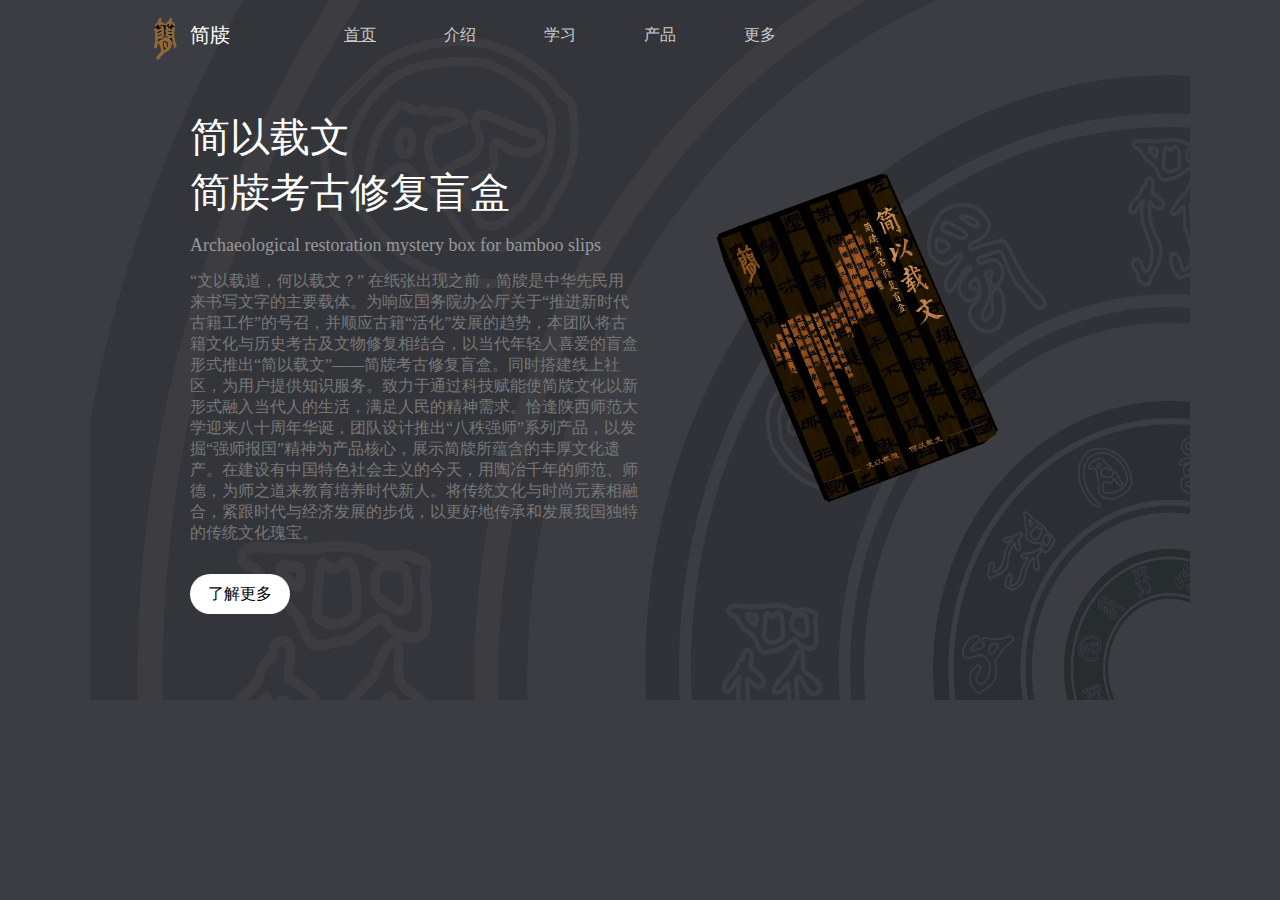
<file: index.html>
<!DOCTYPE html>
<html>
	<head>
		<meta charset="utf-8">
		<link rel="stylesheet" href="./css/style.css">
		<title>简牍考古修复盲盒</title>
	</head>
	<body>
		<div class="father1 auto">
			<div class="top auto flex">
				<div>
					<img src="./images/logo.png" alt="">
					简牍
				</div>
				<ul class="flex">
					<li><a style="text-decoration: underline;" href="index.html">首页</a></li>
					<li><a href="list2.html">介绍</a></li>
					<li><a href="list3.html">学习</a></li>
					<li><a href="list4.html">产品</a></li>
					<li><a href="list5.html">更多</a></li>
				</ul>
			</div>
			<div class="main1 auto flex">
				<div>
					<p>简以载文&nbsp;</p>
					<p>简牍考古修复盲盒</p>
					<p>Archaeological restoration mystery box for bamboo slips</p>
					<p>“文以载道，何以载文？” 在纸张出现之前，简牍是中华先民用来书写文字的主要载体。为响应国务院办公厅关于“推进新时代古籍工作”的号召，并顺应古籍“活化”发展的趋势，本团队将古籍文化与历史考古及文物修复相结合，以当代年轻人喜爱的盲盒形式推出“简以载文”——简牍考古修复盲盒。同时搭建线上社区，为用户提供知识服务。致力于通过科技赋能使简牍文化以新形式融入当代人的生活，满足人民的精神需求。恰逢陕西师范大学迎来八十周年华诞，团队设计推出“八秩强师”系列产品，以发掘“强师报国”精神为产品核心，展示简牍所蕴含的丰厚文化遗产。在建设有中国特色社会主义的今天，用陶冶千年的师范、师德，为师之道来教育培养时代新人。将传统文化与时尚元素相融合，紧跟时代与经济发展的步伐，以更好地传承和发展我国独特的传统文化瑰宝。</p>
					<p><a href="list2.html">了解更多</a></p>
				</div>
				<img src="./images/2.png" alt="">
			</div>
		</div>
	</body>
</html>
</file>
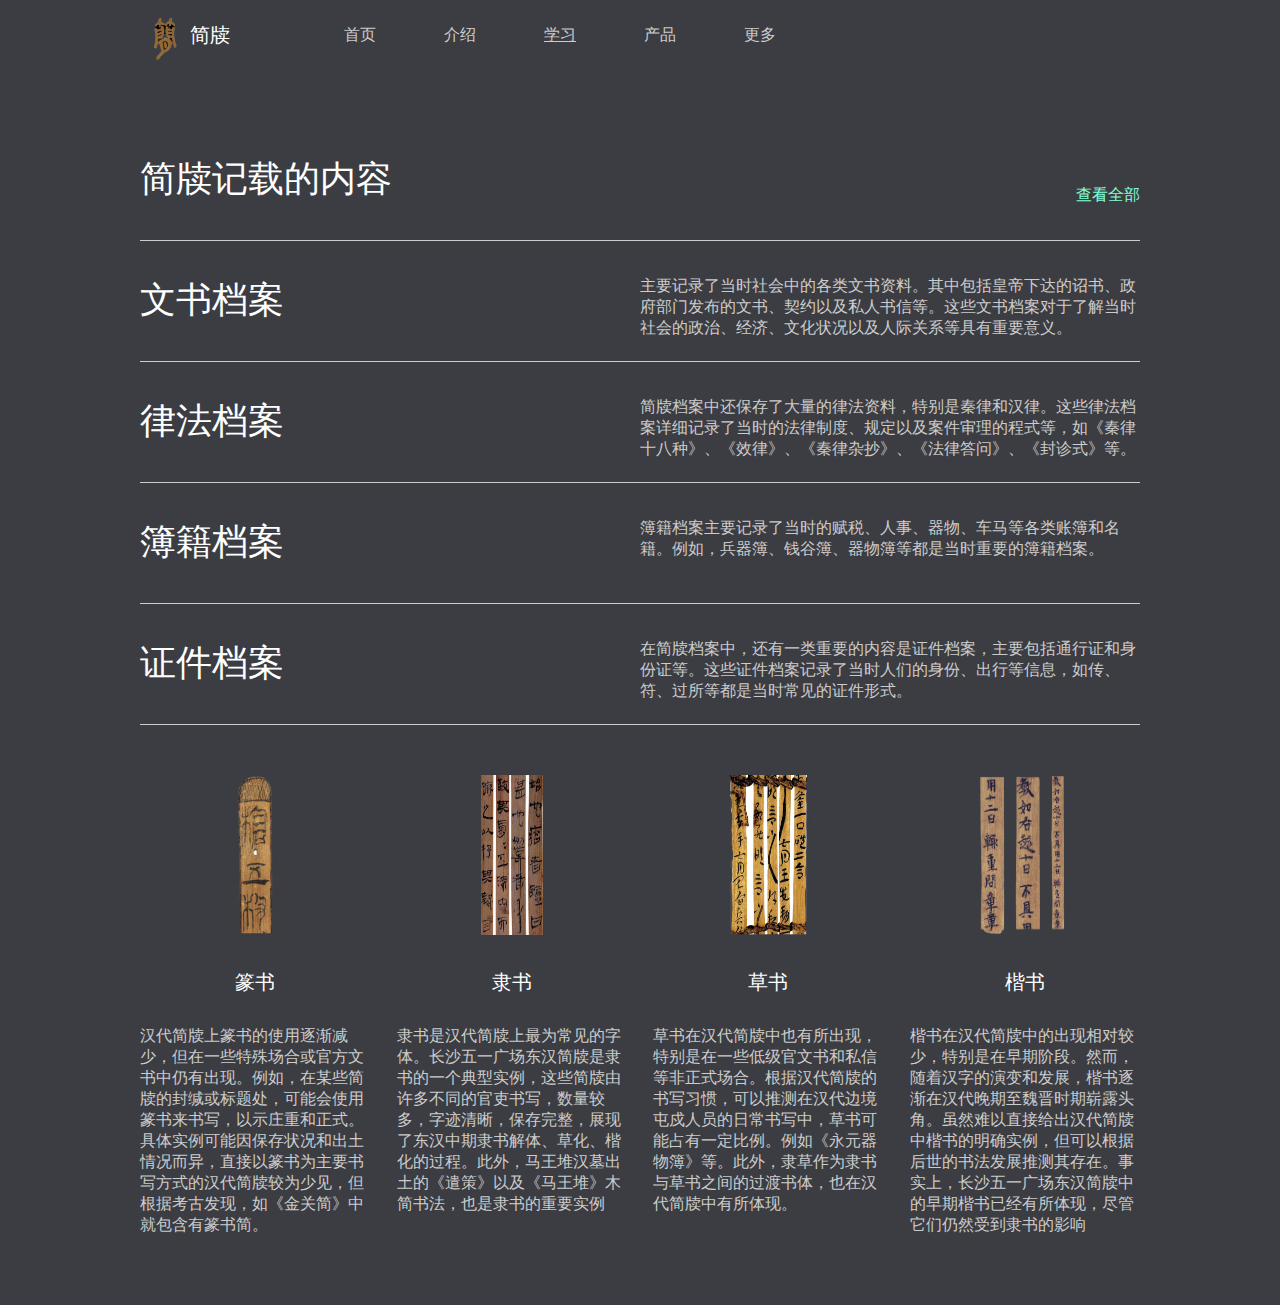
<file: list3.html>
<!DOCTYPE html>
<html>
	<head>
		<meta charset="utf-8">
		<link rel="stylesheet" href="./css/style.css">
		<title>简牍考古修复盲盒</title>
	</head>
	<body>
		<div class="father4 auto">
			<div class="top auto flex">
				<div>
					<img src="./images/logo.png" alt="">
					简牍
				</div>
				<ul class="flex">
					<li><a href="index.html">首页</a></li>
					<li><a href="list2.html">介绍</a></li>
					<li><a style="text-decoration: underline;" href="list3.html">学习</a></li>
					<li><a href="list4.html">产品</a></li>
					<li><a href="list5.html">更多</a></li>
				</ul>
			</div>
			<div class="main4 auto">
				<p class="flex">
					<span>简牍记载的内容</span>
					<span>查看全部</span>
				</p>
				<p class="flex">
					<span>文书档案</span>
					<span>主要记录了当时社会中的各类文书资料。其中包括皇帝下达的诏书、政府部门发布的文书、契约以及私人书信等。这些文书档案对于了解当时社会的政治、经济、文化状况以及人际关系等具有重要意义。</span>
				</p>
				<p class="flex">
					<span>律法档案</span>
					<span>简牍档案中还保存了大量的律法资料，特别是秦律和汉律。这些律法档案详细记录了当时的法律制度、规定以及案件审理的程式等，如《秦律十八种》、《效律》、《秦律杂抄》、《法律答问》、《封诊式》等。</span>
				</p>
				<p class="flex">
					<span>簿籍档案</span>
					<span>簿籍档案主要记录了当时的赋税、人事、器物、车马等各类账簿和名籍。例如，兵器簿、钱谷簿、器物簿等都是当时重要的簿籍档案。</span>
				</p>
				<p class="flex">
					<span>证件档案</span>
					<span>在简牍档案中，还有一类重要的内容是证件档案，主要包括通行证和身份证等。这些证件档案记录了当时人们的身份、出行等信息，如传、符、过所等都是当时常见的证件形式。</span>
				</p>
			</div>
		
			<div class="main5 auto flex">
				<div>
					<p><img src="./images/6.png" alt=""></p>
					<p>篆书</p>
					<p>汉代简牍上篆书的使用逐渐减少，但在一些特殊场合或官方文书中仍有出现。例如，在某些简牍的封缄或标题处，可能会使用篆书来书写，以示庄重和正式。具体实例可能因保存状况和出土情况而异，直接以篆书为主要书写方式的汉代简牍较为少见，但根据考古发现，如《金关简》中就包含有篆书简。</p>
				</div>
				<div>
					<p><img src="./images/7.png" alt=""></p>
					<p>隶书</p>
					<p>隶书是汉代简牍上最为常见的字体。长沙五一广场东汉简牍是隶书的一个典型实例，这些简牍由许多不同的官吏书写，数量较多，字迹清晰，保存完整，展现了东汉中期隶书解体、草化、楷化的过程。此外，马王堆汉墓出土的《遣策》以及《马王堆》木简书法，也是隶书的重要实例</p>
				</div>
				<div>
					<p><img src="./images/8.png" alt=""></p>
					<p>草书</p>
					<p>草书在汉代简牍中也有所出现，特别是在一些低级官文书和私信等非正式场合。根据汉代简牍的书写习惯，可以推测在汉代边境屯戍人员的日常书写中，草书可能占有一定比例。例如《永元器物簿》等。此外，隶草作为隶书与草书之间的过渡书体，也在汉代简牍中有所体现。</p>
				</div>
				<div>
					<p><img src="./images/9.png" alt=""></p>
					<p>楷书</p>
					<p>楷书在汉代简牍中的出现相对较少，特别是在早期阶段。然而，随着汉字的演变和发展，楷书逐渐在汉代晚期至魏晋时期崭露头角。虽然难以直接给出汉代简牍中楷书的明确实例，但可以根据后世的书法发展推测其存在。事实上，长沙五一广场东汉简牍中的早期楷书已经有所体现，尽管它们仍然受到隶书的影响</p>
				</div>
			</div>
		</div>
	</body>
</html>
</file>
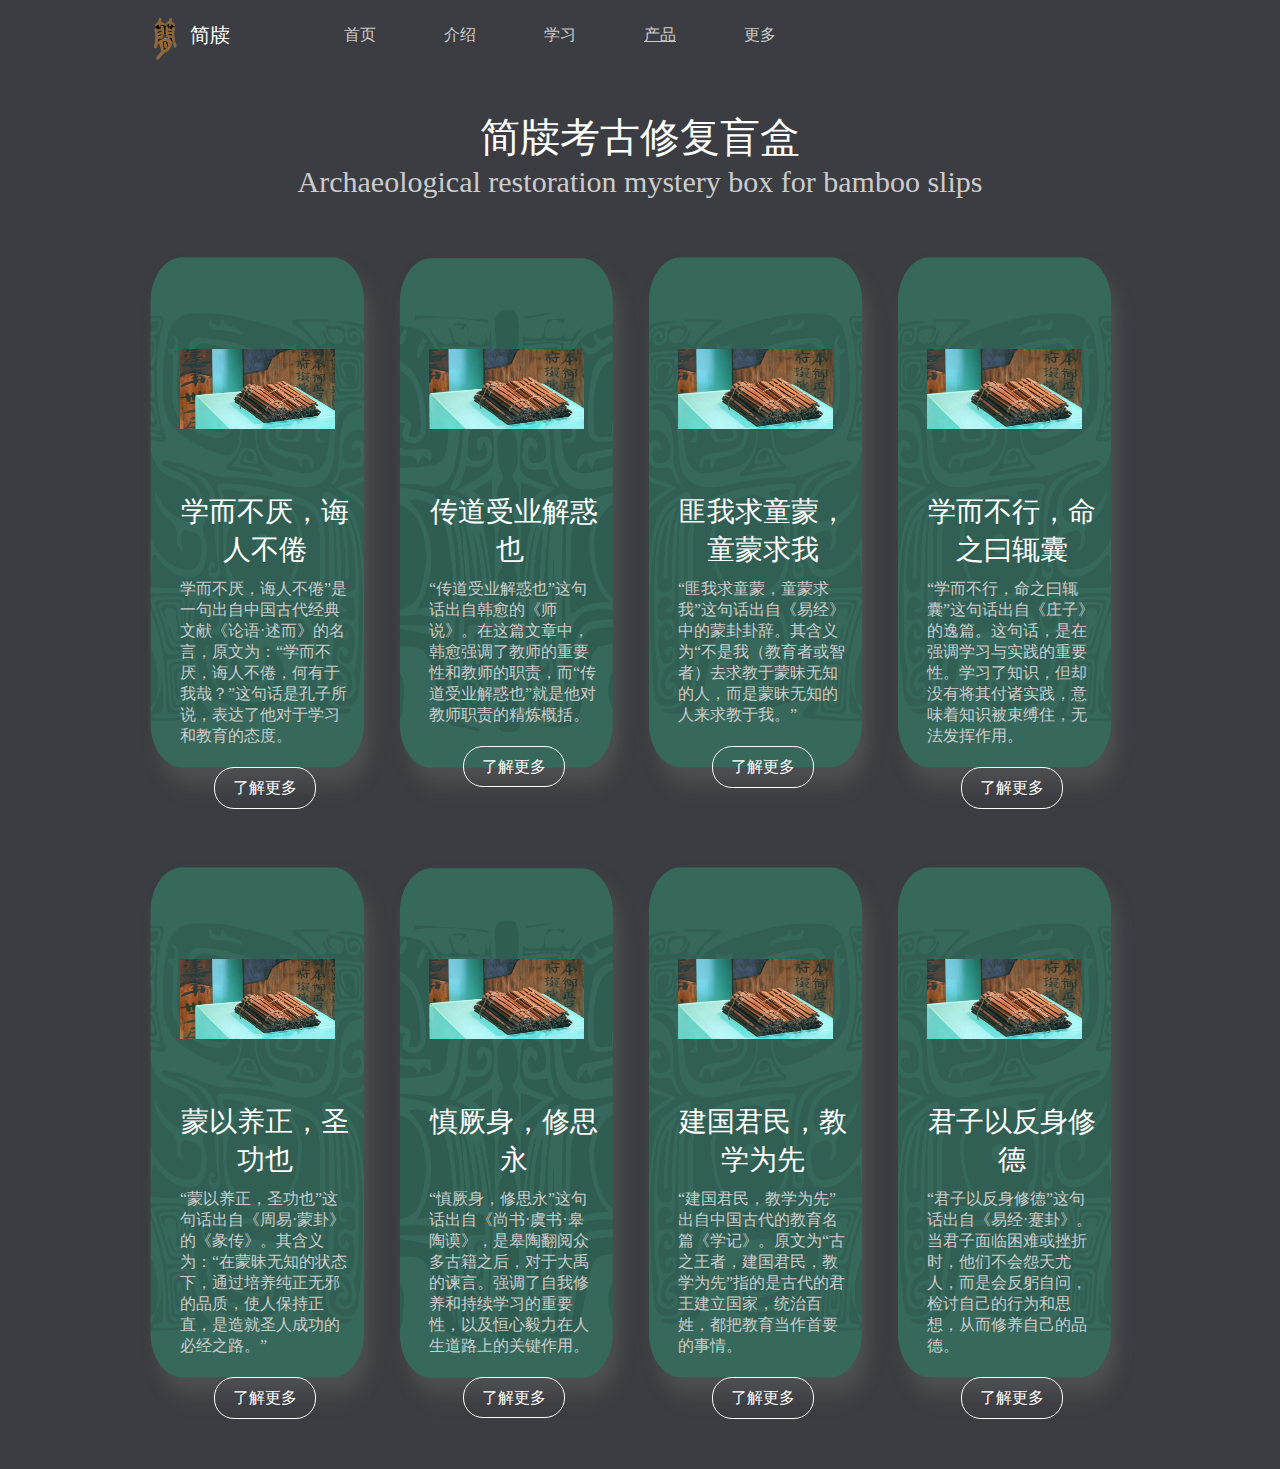
<file: list4.html>
<!DOCTYPE html>
<html>
	<head>
		<meta charset="utf-8">
		<link rel="stylesheet" href="./css/style.css">
		<title>简牍考古修复盲盒</title>
	</head>
	<body>
	<div class="father4 auto">
			<div class="top auto flex">
			  <div>
					<img src="./images/logo.png" alt="">
					简牍
				</div>
				<ul class="flex">
					<li><a href="index.html">首页</a></li>
					<li><a href="list2.html">介绍</a></li>
					<li><a href="list3.html">学习</a></li>
					<li><a style="text-decoration: underline;" href="list4.html">产品</a></li>
					<li><a href="list5.html">更多</a></li>
				</ul>
			</div>
			<div class="top3 auto">
			  <p>简牍考古修复盲盒</p>
			  <p>Archaeological restoration mystery box for bamboo slips</p>
			</div>
	  <div class="main6 auto flex">
				<div>
					<p><img src="./images/13_01.png" alt=""></p>
					<p>学而不厌，诲人不倦</p>
				  <p>学而不厌，诲人不倦”是一句出自中国古代经典文献《论语·述而》的名言，原文为：“学而不厌，诲人不倦，何有于我哉？”这句话是孔子所说，表达了他对于学习和教育的态度。
</p>
					<p><a href="">了解更多</a></p>
				</div>
				<div>
					<p><img src="./images/13_03.png" alt=""></p>
					<p>传道受业解惑也&nbsp;</p>
					<p>“传道受业解惑也”这句话出自韩愈的《师说》。在这篇文章中，韩愈强调了教师的重要性和教师的职责，而“传道受业解惑也”就是他对教师职责的精炼概括。</p>
				 <p><a href="">了解更多</a></p>
                </div>
			  <div>
					<p><img src="./images/13_05.png" alt=""></p>
					<p>匪我求童蒙，童蒙求我</p>
					<p>“匪我求童蒙，童蒙求我”这句话出自《易经》中的蒙卦卦辞。其含义为“不是我（教育者或智者）去求教于蒙昧无知的人，而是蒙昧无知的人来求教于我。”</p>
					<p><a href="">了解更多</a></p>
			</div>
			<div>
				  <p><img src="./images/13_05.png" alt=""></p>
				  <p>学而不行，命之曰辄囊</p>
				  <p>“学而不行，命之曰辄囊”这句话出自《庄子》的逸篇。这句话，是在强调学习与实践的重要性。学习了知识，但却没有将其付诸实践，意味着知识被束缚住，无法发挥作用。</p>
				  <p><a href="">了解更多</a></p>
			  </div>  
			  
			  <p>&nbsp;</p>	
			</div>
<div class="main6 auto flex">
    <div>
		      <p><img src="./images/13_01.png" alt=""></p>
		      <p>蒙以养正，圣功也</p>
		      <p>“蒙以养正，圣功也”这句话出自《周易·蒙卦》的《彖传》。其含义为：“在蒙昧无知的状态下，通过培养纯正无邪的品质，使人保持正直，是造就圣人成功的必经之路。”</p>
		      <p><a href="">了解更多</a></p>
	        </div>
		    <div>
		      <p><img src="./images/13_03.png" alt=""></p>
		      <p>慎厥身，修思永</p>
		      <p>“慎厥身，修思永”这句话出自《尚书·虞书·皋陶谟》，是皋陶翻阅众多古籍之后，对于大禹的谏言。强调了自我修养和持续学习的重要性，以及恒心毅力在人生道路上的关键作用。</p>
		      <p><a href="">了解更多</a></p>
	        </div>
		    <div>
		      <p><img src="./images/13_05.png" alt=""></p>
		      <p>建国君民，教学为先</p>
		      <p>“建国君民，教学为先”出自中国古代的教育名篇《学记》。原文为“古之王者，建国君民，教学为先”指的是古代的君王建立国家，统治百姓，都把教育当作首要的事情。</p>
		      <p><a href="">了解更多</a></p>
	        </div>
		    <div>
		      <p><img src="./images/13_05.png" alt=""></p>
		      <p>君子以反身修德</p>
		      <p>“君子以反身修德”这句话出自《易经·蹇卦》。当君子面临困难或挫折时，他们不会怨天尤人，而是会反躬自问，检讨自己的行为和思想，从而修养自己的品德。</p>
		      <p><a href="">了解更多</a></p>
	        </div>
		    <p>&nbsp;</p>
      </div>
	  </div>
	</body>
</html>
</file>
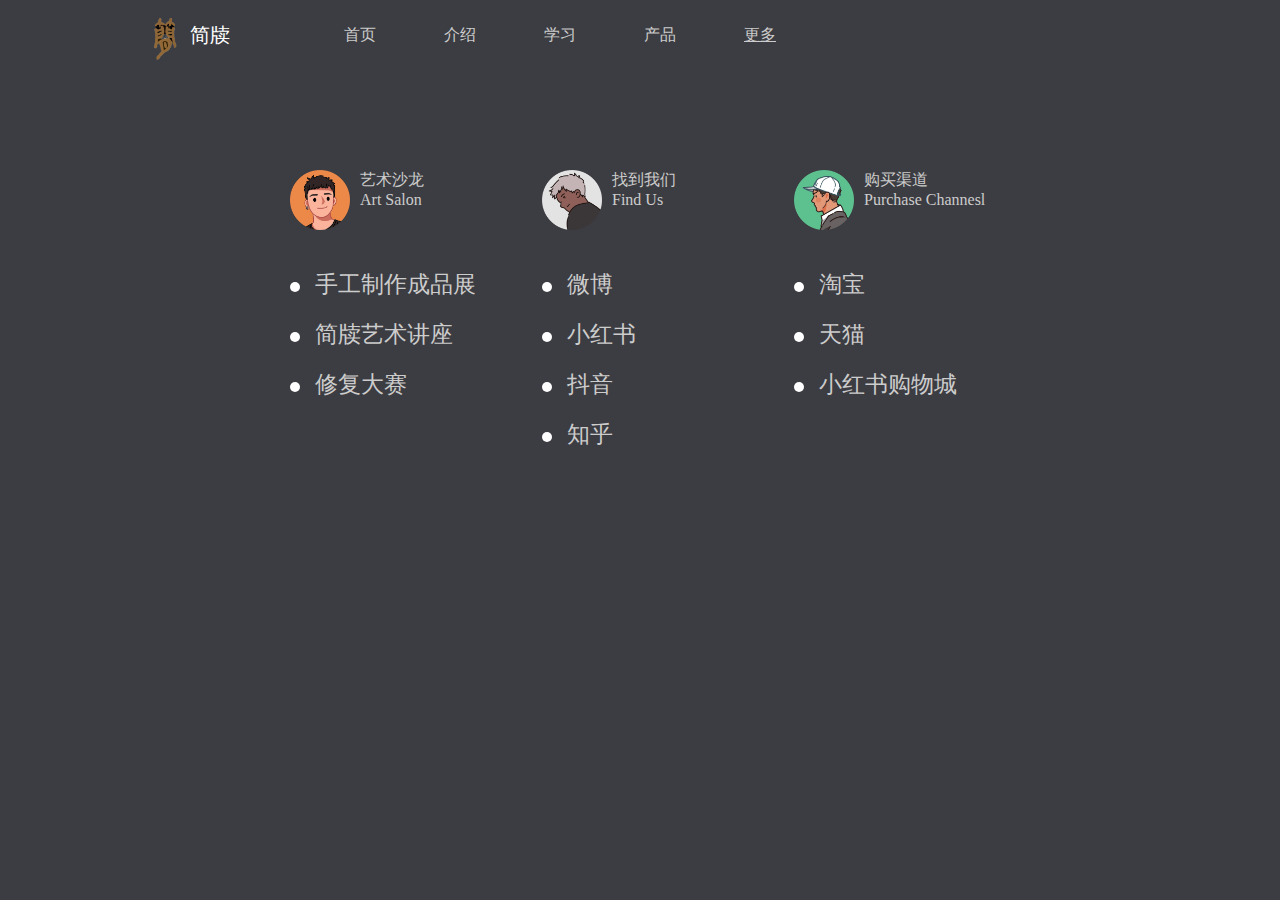
<file: list5.html>
<!DOCTYPE html>
<html>
	<head>
		<meta charset="utf-8">
		<link rel="stylesheet" href="./css/style.css">
		<title>简牍考古修复盲盒</title>
	</head>
	<body>
		<div class="father4 auto">
			<div class="top auto flex">
				<div>
					<img src="./images/logo.png" alt="">
					简牍
				</div>
				<ul class="flex">
					<li><a href="index.html">首页</a></li>
					<li><a href="list2.html">介绍</a></li>
					<li><a href="list3.html">学习</a></li>
					<li><a href="list4.html">产品</a></li>
					<li><a style="text-decoration: underline;" href="list5.html">更多</a></li>
				</ul>
				
			</div>
			<div class="main7 auto">
				<div class="flex ul">
					<div class="ol">
						<div>
							<img src="./images/15.png" alt="">
							<div>
								<p>艺术沙龙</p>
								<p>Art Salon</p>
							</div>
						</div>
						<ul>
							<li>手工制作成品展</li>
							<li>简牍艺术讲座</li>
							<li>修复大赛</li>
						</ul>
					</div>
					<div class="ol">
						<div>
							<img src="./images/16.png" alt="">
							<div>
								<p>找到我们</p>
								<p>Find Us</p>
							</div>
						</div>
						<ul>
							<li>微博</li>
							<li>小红书</li>
							<li>抖音</li>
							<li>知乎</li>
						</ul>
					</div>
					<div class="ol">
						<div>
							<img src="./images/17.png" alt="">
							<div>
								<p>购买渠道</p>
								<p>Purchase Channesl</p>
							</div>
						</div>
						<ul>
							<li>淘宝</li>
							<li>天猫</li>
							<li>小红书购物城</li>
						</ul>
					</div>
				</div>
				
				
			</div>
		</div>
	</body>
</html>
</file>
<file: css/style.css>
html{
	font-family: "microsoft yahei,arial, helvetica, sans-serif";
	font-size: 16px;
}
*{
	margin: 0;
	padding: 0;
}
li,ul,ol{
	list-style: none;
}
a{
	text-decoration: none;
	color: #000;
}
.flex{
	display: flex;
}
.auto{
	margin: 0 auto;
}
.clearfix::after{
	content: '';
	display: block;
	clear: both;
}
body{
	background-color: #3C3D42;
}
.father1{
	width: 1100px;
	height: 700px;
	background: #3C3D42 url(../images/1.png) no-repeat;
	background-size: 100% 100%;
}
.top{
	width: 1000px;
	height: 70px;
}
.top div{
	width: 120px;
	height: 70px;
	line-height: 70px;
	font-size: 20px;
	color: #fff;
}
.top div img{
	width: 45px;
	height: 45px;
	vertical-align: middle;
}
.top ul{
	width: 500px;
	margin-left: 50px;
	height: 70px;
}
.top ul li{
	width: 100px;
	height: 70px;
	line-height: 70px;
	text-align: center;
}
.top ul li a{
	display: block;
	color: #ccc;
}
.main1{
	width: 1000px;
	margin: 40px auto 0;
	justify-content: center;
}
.main1 div{
	width: 45%;
}
.main1 div p:nth-of-type(-n+2){
	font-size: 40px;
	color: #fff;
}
.main1 div p:nth-of-type(3){
	margin: 15px 0;
	color: #999;
	font-size: 18px;
}
.main1 div p:nth-of-type(4){
	color: #777;
	margin-bottom: 30px;
}
.main1 div p:nth-of-type(5){
	width: 100px;
	height: 40px;
	line-height: 40px;
	text-align: center;
	background-color: #fff;
	border-radius: 20px;
}
.main1 div p:nth-of-type(5) a{
	display: block;
}
.main1 img{
	width: 45%;
	height: 400px;
}
.father3{
	width: 1200px;
}
.main2{
	width: 1000px;
	margin: 40px auto 0;
}
.main2 div{
	width: 45%;
}
.main2 div p:first-child{
	font-size: 40px;
	color: #fff;
}
.main2 div p:nth-of-type(2){
	color: #ccc;
	margin: 15px 0;
	font-size: 18px;
}
.main2 div p:nth-of-type(3){
	color: #ccc;
	margin-bottom: 15px;
}
.main2 div p:nth-of-type(4){
	width: 100px;
	height: 40px;
	line-height: 40px;
	text-align: center;
	border-radius: 20px;
	background-color: #fff;
	margin-bottom: 10px;
}
.main2 div p:nth-of-type(4) a{
	display: block;
}
.main2 div p:nth-of-type(5){
	font-size: 14px;
	color: #ccc;
}
.main2 img{
	width: 40%;
	height: 280px;
	border: 5px solid #ccc;
	margin: 80px 0 0 60px;
}
.father2{
	background-color: #3C3D42;
	margin-top: 50px;
}
.top2{
	width: 1000px;
	font-size: 40px;
	color: #fff;
}
.main3{
	width: 1000px;
	margin: 40px auto 0;
	justify-content: space-between;
	padding-bottom: 50px;
}
.main3 div{
	width: 47%;
}
.main3 div img{
	width: 260px;
	height: 300px;
}
.main3 div p:first-child{
	font-size: 20px;
	color: #fff;
	margin-bottom: 15px;
}
.main3 div p:nth-of-type(2){
	height: 70px;
	font-size: 14px;
	color: #999;
	margin-bottom: 50px;
}
.main3 div p:nth-of-type(3){
	text-align: right;
}
.main3 div:first-child{
	padding-right: 10px;
	border-right: 1px solid #ccc;
}
.father4{
	width: 1200px;
}
.main4{
	width: 1000px;
	margin: 50px auto 50px;
	
}
.main4 p{
	height: 50px;
	padding: 35px 0;
	border-bottom: 1px solid #ccc;
	justify-content: space-between;
}
.main4 p span:first-child{
	font-size: 36px;
	width: 400px;
	color: #fff;
}
.main4 p span:last-child{
	width: 500px;
	color: #ccc;
}
.main4 p:first-child span:last-child{
	text-align: right;
	color: aquamarine;
	margin-top: 30px;
	cursor: pointer;
}
.main5{
	width: 1000px;
	margin: 50px auto;
	justify-content: space-between;
}
.main5 div{
	width: 23%;
	height: 480px;
}
.main5 div img{
	width: 120px;
	height: 160px;
}
.main5 div p:first-child{
	text-align: center;
}
.main5 div p:nth-of-type(2){
	color: #fff;
	font-size: 20px;
	margin: 30px auto;
	text-align: center;
}
.main5 div p:nth-of-type(3){
	color: #ccc;
}
.top3{
	margin: 40px auto;
}
.top3 p:first-child{
	text-align: center;
	font-size: 40px;
	color: #fff;
}
.top3 p:last-child{
	font-size: 30px;
	color: #ccc;
	text-align: center;
}
.main6{
	width: 1000px;
	margin: 50px auto;
	justify-content: space-between;
}
.main6 div{
	width: 28%;
	height: 480px;
	overflow: hidden;
}
.main6 div p:first-child{
	margin: 60px auto;
}
.main6 div:first-child{
	width: 22%;
	padding: 4%;
	background: url(../images/10.png) no-repeat;
	background-size: 100% 100%;
}
.main6 div p:nth-of-type(2){
	font-size: 28px;
	color: #fff;
	margin-bottom: 10px;
	text-align: center;
}
.main6 div p:nth-of-type(3){
	color: #ccc;
	margin-bottom: 20px;
}
.main6 div p:nth-of-type(4){
	width: 100px;
	height: 40px;
	margin: 20px auto 0;
	line-height: 40px;
	text-align: center;
	border: 1px solid #fff;
	border-radius: 20px;
}
.main6 div p:nth-of-type(4) a{
	color: #fff;
}
.main6 div:nth-of-type(2) p:nth-of-type(4){
	width: 100px;
	height: 39px;
	margin-right: auto;
	margin-left: auto;
	margin-bottom: 0;
	line-height: 40px;
	text-align: center;
	border-radius: 20px;
}
.main6 div:nth-of-type(2) p:nth-of-type(4) a{
	color: #fff;
}
.main6 div:nth-of-type(2){
	width: 22%;
	padding: 4%;
	background: url(../images/11.png) no-repeat;
	background-size: 100% 100%;
}
.main6 div:nth-of-type(3){
	width: 22%;
	padding: 4%;
	background: url(../images/12.png) no-repeat;
	background-size: 100% 100%;
}
.main6 div:nth-of-type(4){
	width: 22%;
	padding:4%;
	background: url(../images/12.png) no-repeat;
	background-size: 100% 100%;
}
.main6 div img{
	width: 92%;
	height: 80px;
}
.top .lt{
	width: 230px;
	margin: 12px 0 0 60px;
}
.top .lt p:first-child{
	color: #fff;
	font-size: 25px;
	line-height: 26px;
}
.top .lt p:last-child{
	font-size: 16px;
	line-height: 16px;
}
.main7{
	width: 700px;
	margin: 100px auto;
}
.main7>div{
	width: 700px;
	justify-content: space-between;
	color: #ccc;
}
.main7 img{
	width: 60px;
	height: 60px;
	float: left;
	margin-right: 10px;
}
.ol{
	width: 28%;
}
.ol>div{
	width: 100%;
	height: 60px;
	margin-bottom: 30px;
}
.ol li{
	font-size: 23px;
	line-height: 50px;
}
.ol li::before{
	width: 10px;
	height: 10px;
	content: '';
	display: inline-block;
	background-color: #fff;
	border-radius: 50%;
	vertical-align: middle;
	margin-right: 15px;
}
</file>
